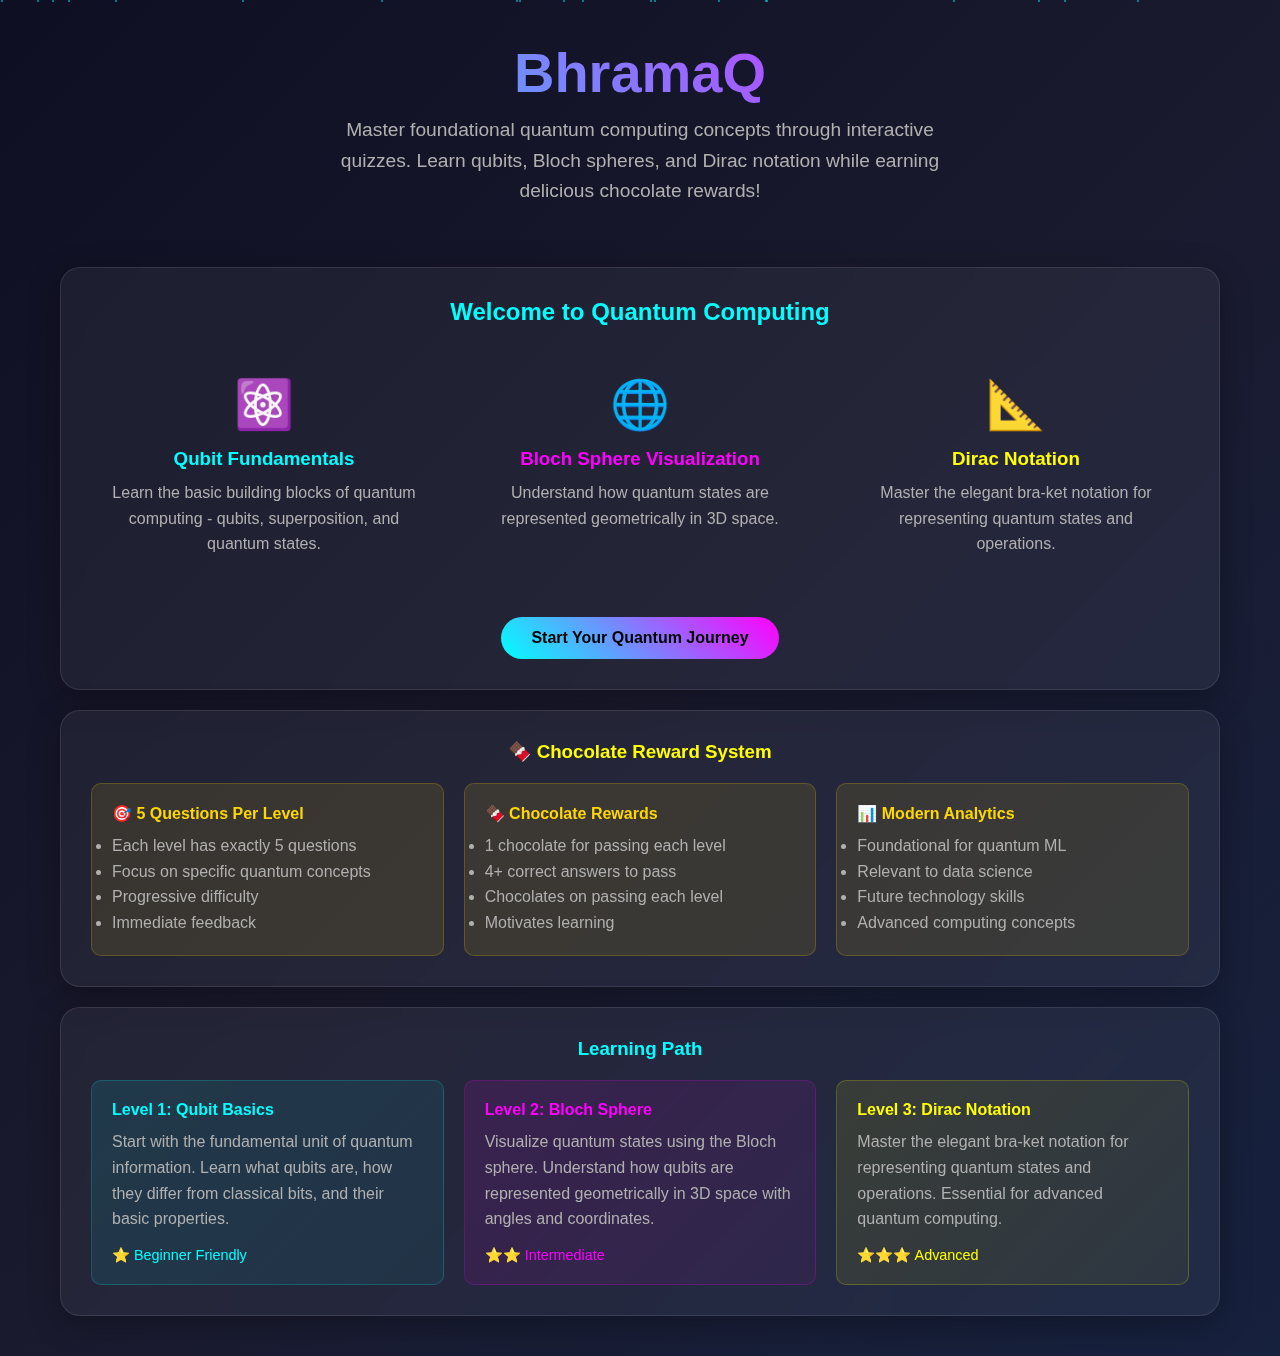
<file: index.html>
<!DOCTYPE html>
<html lang="en">
<head>
    <meta charset="UTF-8">
    <meta name="viewport" content="width=device-width, initial-scale=1.0">
    <title>Quantum Quiz - Master Quantum Computing Concepts</title>
    <link rel="stylesheet" href="static/style.css">
</head>
<body>
    <!-- Quantum Background Animation -->
    <div class="quantum-bg" id="quantumBg"></div>
    
    <div class="container">
        <div class="header fade-in">
            <h1>BhramaQ</h1>
            <p>Master foundational quantum computing concepts through interactive quizzes. Learn qubits, Bloch spheres, and Dirac notation while earning delicious chocolate rewards!</p>
        </div>
        
        <div class="card fade-in">
            <h2 style="text-align: center; color: #00ffff; margin-bottom: 20px;">Welcome to Quantum Computing</h2>
            
            <div style="display: grid; grid-template-columns: repeat(auto-fit, minmax(300px, 1fr)); gap: 30px; margin: 30px 0;">
                <div style="text-align: center; padding: 20px;">
                    <div style="font-size: 3rem; margin-bottom: 15px;">⚛️</div>
                    <h3 style="color: #00ffff; margin-bottom: 10px;">Qubit Fundamentals</h3>
                    <p style="color: #b0b0b0; line-height: 1.6;">Learn the basic building blocks of quantum computing - qubits, superposition, and quantum states.</p>
                </div>
                
                <div style="text-align: center; padding: 20px;">
                    <div style="font-size: 3rem; margin-bottom: 15px;">🌐</div>
                    <h3 style="color: #ff00ff; margin-bottom: 10px;">Bloch Sphere Visualization</h3>
                    <p style="color: #b0b0b0; line-height: 1.6;">Understand how quantum states are represented geometrically in 3D space.</p>
                </div>
                
                <div style="text-align: center; padding: 20px;">
                    <div style="font-size: 3rem; margin-bottom: 15px;">📐</div>
                    <h3 style="color: #ffff00; margin-bottom: 10px;">Dirac Notation</h3>
                    <p style="color: #b0b0b0; line-height: 1.6;">Master the elegant bra-ket notation for representing quantum states and operations.</p>
                </div>
            </div>
            
            <div style="text-align: center; margin-top: 40px;">
                <a href="level.html" class="btn">Start Your Quantum Journey</a>
            </div>
        </div>
        
        <div class="card fade-in">
            <h3 style="color: #ffff00; margin-bottom: 20px; text-align: center;">🍫 Chocolate Reward System</h3>
            
            <div style="display: grid; grid-template-columns: repeat(auto-fit, minmax(250px, 1fr)); gap: 20px;">
                <div style="background: rgba(255, 215, 0, 0.1); padding: 20px; border-radius: 10px; border: 1px solid rgba(255, 215, 0, 0.2);">
                    <h4 style="color: #ffd700; margin-bottom: 10px;">🎯 5 Questions Per Level</h4>
                    <ul style="color: #b0b0b0; line-height: 1.6; text-align: left;">
                        <li>Each level has exactly 5 questions</li>
                        <li>Focus on specific quantum concepts</li>
                        <li>Progressive difficulty</li>
                        <li>Immediate feedback</li>
                    </ul>
                </div>
                
                <div style="background: rgba(255, 215, 0, 0.1); padding: 20px; border-radius: 10px; border: 1px solid rgba(255, 215, 0, 0.2);">
                    <h4 style="color: #ffd700; margin-bottom: 10px;">🍫 Chocolate Rewards</h4>
                    <ul style="color: #b0b0b0; line-height: 1.6; text-align: left;">
                        <li>1 chocolate for passing each level</li>
                        <li>4+ correct answers to pass</li>
                        <li>Chocolates on passing each level</li>
                        <li>Motivates learning</li>
                    </ul>
                </div>
                
                <div style="background: rgba(255, 215, 0, 0.1); padding: 20px; border-radius: 10px; border: 1px solid rgba(255, 215, 0, 0.2);">
                    <h4 style="color: #ffd700; margin-bottom: 10px;">📊 Modern Analytics</h4>
                    <ul style="color: #b0b0b0; line-height: 1.6; text-align: left;">
                        <li>Foundational for quantum ML</li>
                        <li>Relevant to data science</li>
                        <li>Future technology skills</li>
                        <li>Advanced computing concepts</li>
                    </ul>
                </div>
            </div>
        </div>
        
        <div class="card fade-in">
            <h3 style="color: #00ffff; margin-bottom: 20px; text-align: center;">Learning Path</h3>
            
            <div style="display: grid; grid-template-columns: repeat(auto-fit, minmax(300px, 1fr)); gap: 20px;">
                <div style="background: linear-gradient(135deg, rgba(0, 255, 255, 0.1), rgba(0, 255, 255, 0.05)); padding: 20px; border-radius: 10px; border: 1px solid rgba(0, 255, 255, 0.2);">
                    <h4 style="color: #00ffff; margin-bottom: 10px;">Level 1: Qubit Basics</h4>
                    <p style="color: #b0b0b0; line-height: 1.6; margin-bottom: 15px;">Start with the fundamental unit of quantum information. Learn what qubits are, how they differ from classical bits, and their basic properties.</p>
                    <div style="color: #00ffff; font-size: 0.9rem;">⭐ Beginner Friendly</div>
                </div>
                
                <div style="background: linear-gradient(135deg, rgba(255, 0, 255, 0.1), rgba(255, 0, 255, 0.05)); padding: 20px; border-radius: 10px; border: 1px solid rgba(255, 0, 255, 0.2);">
                    <h4 style="color: #ff00ff; margin-bottom: 10px;">Level 2: Bloch Sphere</h4>
                    <p style="color: #b0b0b0; line-height: 1.6; margin-bottom: 15px;">Visualize quantum states using the Bloch sphere. Understand how qubits are represented geometrically in 3D space with angles and coordinates.</p>
                    <div style="color: #ff00ff; font-size: 0.9rem;">⭐⭐ Intermediate</div>
                </div>
                
                <div style="background: linear-gradient(135deg, rgba(255, 255, 0, 0.1), rgba(255, 255, 0, 0.05)); padding: 20px; border-radius: 10px; border: 1px solid rgba(255, 255, 0, 0.2);">
                    <h4 style="color: #ffff00; margin-bottom: 10px;">Level 3: Dirac Notation</h4>
                    <p style="color: #b0b0b0; line-height: 1.6; margin-bottom: 15px;">Master the elegant bra-ket notation for representing quantum states and operations. Essential for advanced quantum computing.</p>
                    <div style="color: #ffff00; font-size: 0.9rem;">⭐⭐⭐ Advanced</div>
                </div>
            </div>
        </div>
    </div>
    
    <script>
        // Create quantum particle animation
        function createQuantumParticles() {
            const quantumBg = document.getElementById('quantumBg');
            const particleCount = 20;
            
            for (let i = 0; i < particleCount; i++) {
                const particle = document.createElement('div');
                particle.className = 'quantum-particle';
                particle.style.left = Math.random() * 100 + '%';
                particle.style.animationDelay = Math.random() * 8 + 's';
                particle.style.animationDuration = (Math.random() * 4 + 6) + 's';
                quantumBg.appendChild(particle);
            }
        }
        
        // Initialize particles when page loads
        document.addEventListener('DOMContentLoaded', function() {
            createQuantumParticles();
            
            // Reset progress when returning to home
            localStorage.removeItem('quizProgress');
            localStorage.removeItem('levelsPassed');
            
            // Add fade-in animation to cards
            const cards = document.querySelectorAll('.card');
            cards.forEach((card, index) => {
                card.style.animationDelay = (index * 0.2) + 's';
            });
        });
    </script>
</body>
</html>
</file>
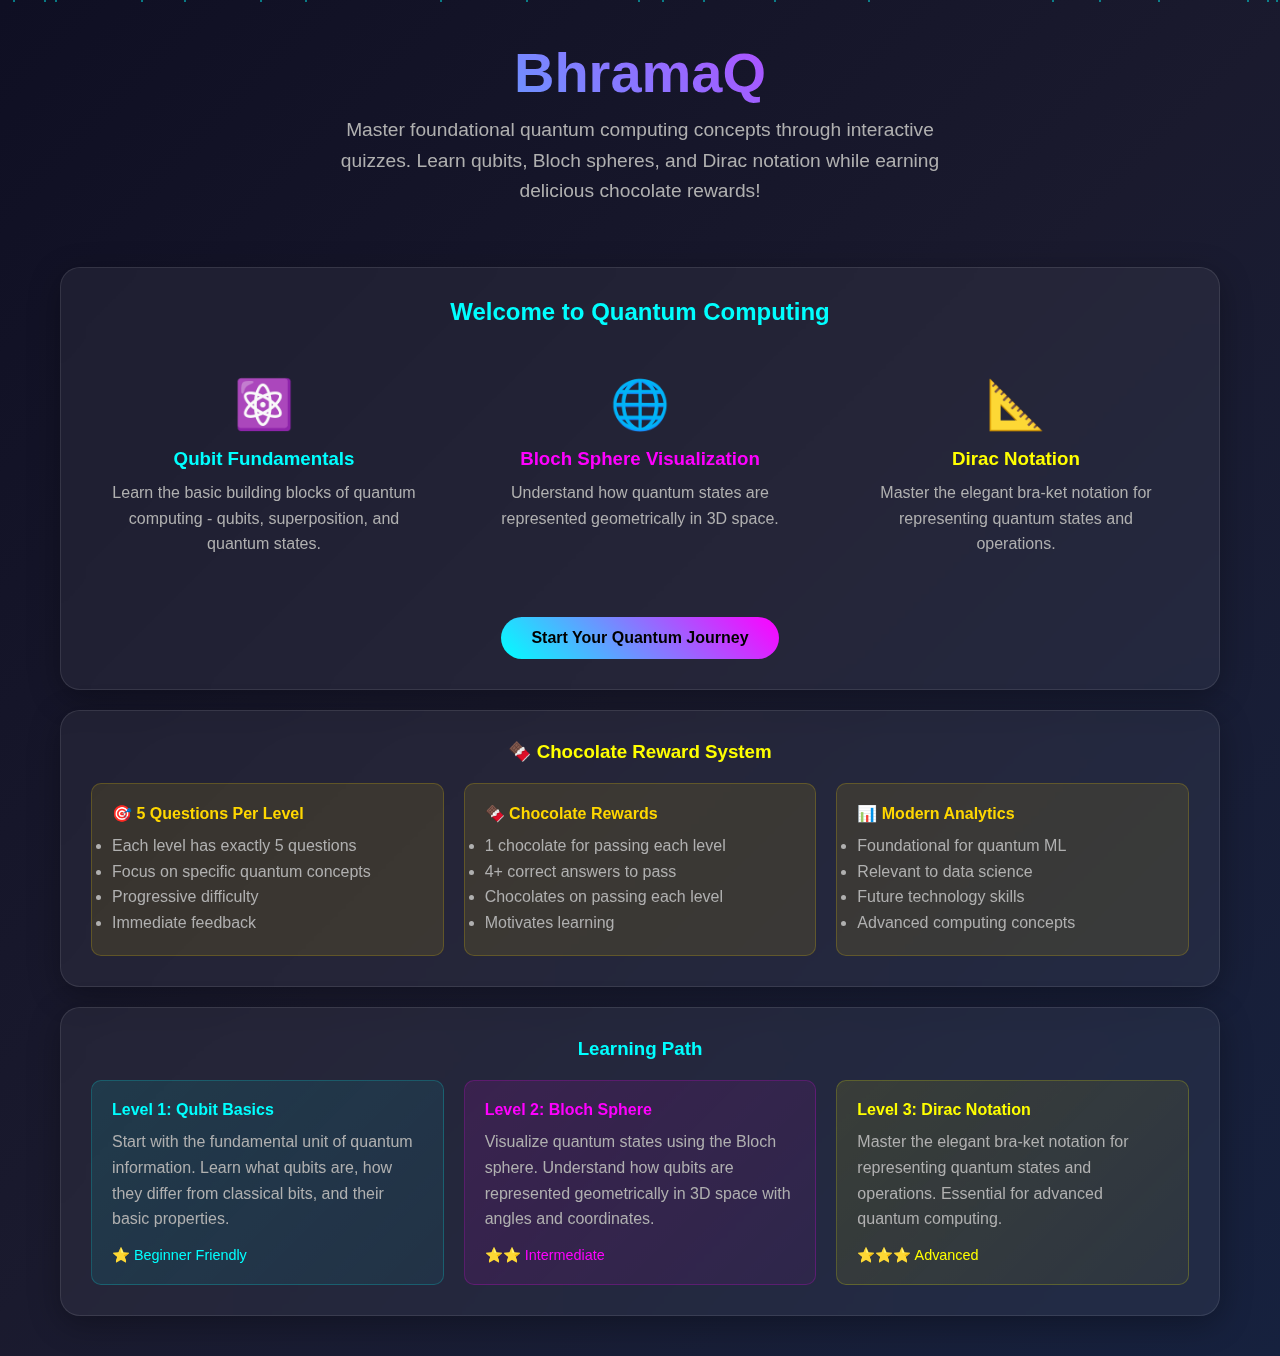
<file: completed.html>
<!DOCTYPE html>
<html lang="en">
<head>
    <meta charset="UTF-8">
    <meta name="viewport" content="width=device-width, initial-scale=1.0">
    <title>Quiz Completed - Quantum Quiz</title>
    <link rel="stylesheet" href="static/style.css">
    <style>
        .quantum-badge {
            display: inline-block;
            padding: 18px 40px;
            font-size: 2rem;
            font-weight: bold;
            color: #fff;
            background: linear-gradient(90deg, #00ffff, #ff00ff, #ffff00, #00ffff);
            background-size: 400% 400%;
            border-radius: 40px;
            box-shadow: 0 0 40px #00ffff99, 0 0 80px #ff00ff44;
            margin: 30px 0 20px 0;
            animation: badgeGlow 3s ease-in-out infinite alternate, badgeGradient 8s linear infinite;
            letter-spacing: 2px;
        }
        .all-levels-completed-message {
            font-size: 2.8rem;
            font-weight: 900;
            color: #fff;
            background: linear-gradient(90deg, #00ffff, #ff00ff, #ffff00, #00ffff);
            background-size: 400% 400%;
            -webkit-background-clip: text;
            -webkit-text-fill-color: transparent;
            background-clip: text;
            text-align: center;
            margin: 40px 0 20px 0;
            animation: badgeGradient 8s linear infinite;
            text-shadow: 0 0 40px #00ffff99, 0 0 80px #ff00ff44;
        }
        .collect-reward {
            font-size: 2rem;
            color: #ffd700;
            text-align: center;
            margin: 20px 0 40px 0;
            font-weight: bold;
            animation: pulse 1.5s infinite alternate;
        }
        @keyframes badgeGlow {
            0% { box-shadow: 0 0 40px #00ffff99, 0 0 80px #ff00ff44; }
            100% { box-shadow: 0 0 80px #ffff0099, 0 0 120px #00ffff44; }
        }
        @keyframes badgeGradient {
            0% { background-position: 0% 50%; }
            100% { background-position: 100% 50%; }
        }
        @keyframes pulse {
            0% { color: #ffd700; text-shadow: 0 0 10px #ffd700, 0 0 40px #ff00ff44; }
            100% { color: #fff700; text-shadow: 0 0 40px #ffd700, 0 0 80px #00ffff44; }
        }
        .confetti {
            position: fixed;
            top: 0; left: 0; width: 100vw; height: 100vh;
            pointer-events: none;
            z-index: 9999;
        }
    </style>
</head>
<body>
    <!-- Quantum Background Animation -->
    <div class="quantum-bg" id="quantumBg"></div>
    <canvas class="confetti" id="confettiCanvas"></canvas>
    
    <div class="container">
        <div class="results-container fade-in">
            <h1 style="margin-bottom: 30px;">Quiz Completed!</h1>
            
            <div class="score-display" id="scoreDisplay">
                0/0
            </div>
            
            <div class="percentage" id="percentageDisplay">
                0%
            </div>
            
            <div class="feedback" id="feedbackMessage">
                Loading results...
            </div>
            
            <div class="card" id="chocolateReward" style="margin-top: 30px; background: linear-gradient(135deg, rgba(255, 215, 0, 0.1), rgba(255, 165, 0, 0.1)); border: 2px solid #ffd700; display: none;">
                <h3 style="text-align: center; color: #ffd700; margin-bottom: 20px;">🍫 Chocolate Reward Earned!</h3>
                <div style="text-align: center; font-size: 3rem; margin: 20px 0;">🍫</div>
                <p style="text-align: center; color: #b0b0b0; font-size: 1.1rem;">You earned <strong style="color: #ffd700;">1 chocolate</strong> for passing this level!</p>
            </div>
            
            <div class="card" id="performanceBreakdown" style="margin-top: 40px;">
                <h3 style="text-align: center; color: #00ffff; margin-bottom: 20px;">Your Performance Breakdown</h3>
                <div style="display: grid; grid-template-columns: repeat(auto-fit, minmax(200px, 1fr)); gap: 20px; text-align: center;">
                    <div>
                        <div style="font-size: 2rem; margin-bottom: 10px;">✅</div>
                        <h4 style="color: #00ff00; margin-bottom: 5px;">Correct Answers</h4>
                        <p style="color: #b0b0b0; font-size: 1.5rem; font-weight: bold;" id="correctAnswers">0</p>
                    </div>
                    <div>
                        <div style="font-size: 2rem; margin-bottom: 10px;">❌</div>
                        <h4 style="color: #ff0000; margin-bottom: 5px;">Incorrect Answers</h4>
                        <p style="color: #b0b0b0; font-size: 1.5rem; font-weight: bold;" id="incorrectAnswers">0</p>
                    </div>
                    <div>
                        <div style="font-size: 2rem; margin-bottom: 10px;">📊</div>
                        <h4 style="color: #00ffff; margin-bottom: 5px;">Success Rate</h4>
                        <p style="color: #b0b0b0; font-size: 1.5rem; font-weight: bold;" id="successRate">0%</p>
                    </div>
                    <div>
                        <div style="font-size: 2rem; margin-bottom: 10px;">🎯</div>
                        <h4 style="color: #ffff00; margin-bottom: 5px;">Passing Status</h4>
                        <p style="color: #b0b0b0; font-size: 1.5rem; font-weight: bold;" id="passingStatus">
                            <span style="color: #ff0000;">NEEDS 4/5</span>
                        </p>
                    </div>
                </div>
            </div>
            
            <div class="nav-buttons" id="nextLevelButtons" style="margin-top: 40px; display: none;">
                <!-- Buttons will be added dynamically -->
            </div>
            
            <div style="text-align: center; margin-top: 50px; display: none;" id="allLevelsCompleted">
                <div class="all-levels-completed-message">🎉 You have completed <br>ALL LEVELS! 🎉</div>
                <div class="collect-reward">Please collect your reward!!</div>
                <div class="quantum-badge">Quantum Master!</div>
                <div style="font-size: 1.3rem; color: #00ff99; margin-top: 20px;">You have successfully completed all levels.<br>You're a true quantum whiz! 🚀</div>
            </div>
            
            <div class="card" style="margin-top: 30px;">
                <h3 style="text-align: center; color: #00ffff; margin-bottom: 20px;">Scoring System</h3>
                <div style="text-align: center; color: #b0b0b0; line-height: 1.6;">
                    <p><strong>Live Scoring:</strong> +1 point for correct answers, 0 for incorrect answers.</p>
                    <p><strong>Extra Questions:</strong> Up to 3 additional questions if you haven't reached 4 points after the first 5 questions.</p>
                    <p><strong>Chocolate Reward:</strong> 1 chocolate per level when you pass (4+ correct answers).</p>
                </div>
            </div>
            
            <div class="card" style="margin-top: 30px;">
                <h3 style="text-align: center; color: #00ffff; margin-bottom: 20px;">Why This Matters</h3>
                <div style="text-align: center; color: #b0b0b0; line-height: 1.6;">
                    <p><strong>Modern Analytics:</strong> These quantum computing concepts are foundational for understanding quantum algorithms and quantum machine learning.</p>
                    <p><strong>Data Science:</strong> Quantum concepts are increasingly relevant in big data processing and advanced analytics.</p>
                    <p><strong>Future Technology:</strong> Understanding qubits, Bloch spheres, and Dirac notation prepares you for the quantum computing revolution.</p>
                </div>
            </div>
            
            <div class="nav-buttons">
                <a href="#" class="btn" id="tryAgainBtn">Try Again</a>
                <a href="level.html" class="btn btn-secondary">Choose Different Level</a>
                <a href="index.html" class="btn btn-secondary">Back to Home</a>
            </div>
        </div>
    </div>
    
    <script>
        // Load and display results
        function loadResults() {
            const results = JSON.parse(localStorage.getItem('quizResults') || '{}');
            const levelsPassed = JSON.parse(localStorage.getItem('levelsPassed') || '[]');
            
            if (!results.score && results.score !== 0) {
                // No results found, redirect to home
                window.location.href = 'index.html';
                return;
            }
            
            // Display results
            document.getElementById('scoreDisplay').textContent = `${results.score}/${results.total}`;
            document.getElementById('percentageDisplay').textContent = `${results.percentage}%`;
            document.getElementById('correctAnswers').textContent = results.score;
            document.getElementById('incorrectAnswers').textContent = results.total - results.score;
            document.getElementById('successRate').textContent = `${results.percentage}%`;
            
            // Update feedback message
            const feedbackDiv = document.getElementById('feedbackMessage');
            if (results.passed) {
                feedbackDiv.className = 'feedback excellent';
                feedbackDiv.textContent = '🎉 Congratulations! You passed and earned 1 chocolate! You have a solid understanding of quantum computing concepts.';
                document.getElementById('passingStatus').innerHTML = '<span style="color: #00ff00;">PASSED</span>';
                
                // Show chocolate reward
                if (!levelsPassed.includes(1) || !levelsPassed.includes(2) || !levelsPassed.includes(3)) {
                    document.getElementById('chocolateReward').style.display = 'block';
                }
            } else {
                feedbackDiv.className = 'feedback needs-improvement';
                feedbackDiv.textContent = '📚 Keep studying! You need at least 4/5 correct to pass. Review the concepts and try again to earn your chocolate.';
                document.getElementById('passingStatus').innerHTML = '<span style="color: #ff0000;">NEEDS 4/5</span>';
            }
            
            // Set up try again button
            document.getElementById('tryAgainBtn').href = `quiz.html?level=${results.levelId}`;
            
            // Check if all levels completed
            const allLevelsCompleted = levelsPassed.includes(1) && levelsPassed.includes(2) && levelsPassed.includes(3);
            if (allLevelsCompleted) {
                document.getElementById('allLevelsCompleted').style.display = 'block';
                document.getElementById('performanceBreakdown').style.display = 'none';
                document.getElementById('chocolateReward').style.display = 'none';
                setTimeout(launchConfetti, 500);
            } else {
                // Show chocolate reward only if passed and not all levels completed
                if (results.passed) {
                    document.getElementById('chocolateReward').style.display = 'block';
                    
                    // Show next level button
                    const nextLevelDiv = document.getElementById('nextLevelButtons');
                    nextLevelDiv.style.display = 'block';
                    
                    if (results.levelId === 1) {
                        nextLevelDiv.innerHTML = '<a href="quiz.html?level=2" class="btn">Proceed to Level 2 &rarr;</a>';
                    } else if (results.levelId === 2) {
                        nextLevelDiv.innerHTML = '<a href="quiz.html?level=3" class="btn">Proceed to Level 3 &rarr;</a>';
                    }
                }
            }
        }
        
        // Quantum confetti for all levels completed
        function launchConfetti() {
            const canvas = document.getElementById('confettiCanvas');
            if (!canvas) return;
            
            const ctx = canvas.getContext('2d');
            canvas.width = window.innerWidth;
            canvas.height = window.innerHeight;
            
            const confettiColors = ['#00ffff', '#ff00ff', '#ffff00', '#00ff99', '#fff'];
            let confetti = [];
            
            for (let i = 0; i < 120; i++) {
                confetti.push({
                    x: Math.random() * canvas.width,
                    y: Math.random() * -canvas.height,
                    r: Math.random() * 8 + 4,
                    d: Math.random() * 40 + 10,
                    color: confettiColors[Math.floor(Math.random() * confettiColors.length)],
                    tilt: Math.random() * 10 - 10,
                    tiltAngleIncremental: (Math.random() * 0.07) + .05,
                    tiltAngle: 0
                });
            }
            
            function draw() {
                ctx.clearRect(0, 0, canvas.width, canvas.height);
                confetti.forEach(c => {
                    ctx.beginPath();
                    ctx.lineWidth = c.r;
                    ctx.strokeStyle = c.color;
                    ctx.moveTo(c.x + c.tilt + (c.r / 3), c.y);
                    ctx.lineTo(c.x + c.tilt, c.y + c.tilt + c.d / 5);
                    ctx.stroke();
                });
                update();
            }
            
            function update() {
                confetti.forEach(c => {
                    c.y += (Math.cos(c.d) + 3 + c.r / 2) / 2;
                    c.x += Math.sin(0.01 * c.d);
                    c.tiltAngle += c.tiltAngleIncremental;
                    c.tilt = Math.sin(c.tiltAngle) * 15;
                    if (c.y > canvas.height) {
                        c.x = Math.random() * canvas.width;
                        c.y = -10;
                    }
                });
            }
            
            function animate() {
                draw();
                requestAnimationFrame(animate);
            }
            
            animate();
        }
        
        // Create quantum particle animation
        function createQuantumParticles() {
            const quantumBg = document.getElementById('quantumBg');
            const particleCount = 12;
            
            for (let i = 0; i < particleCount; i++) {
                const particle = document.createElement('div');
                particle.className = 'quantum-particle';
                particle.style.left = Math.random() * 100 + '%';
                particle.style.animationDelay = Math.random() * 8 + 's';
                particle.style.animationDuration = (Math.random() * 4 + 6) + 's';
                quantumBg.appendChild(particle);
            }
        }
        
        // Initialize particles when page loads
        document.addEventListener('DOMContentLoaded', function() {
            createQuantumParticles();
            loadResults();
        });
    </script>
</body>
</html>
</file>
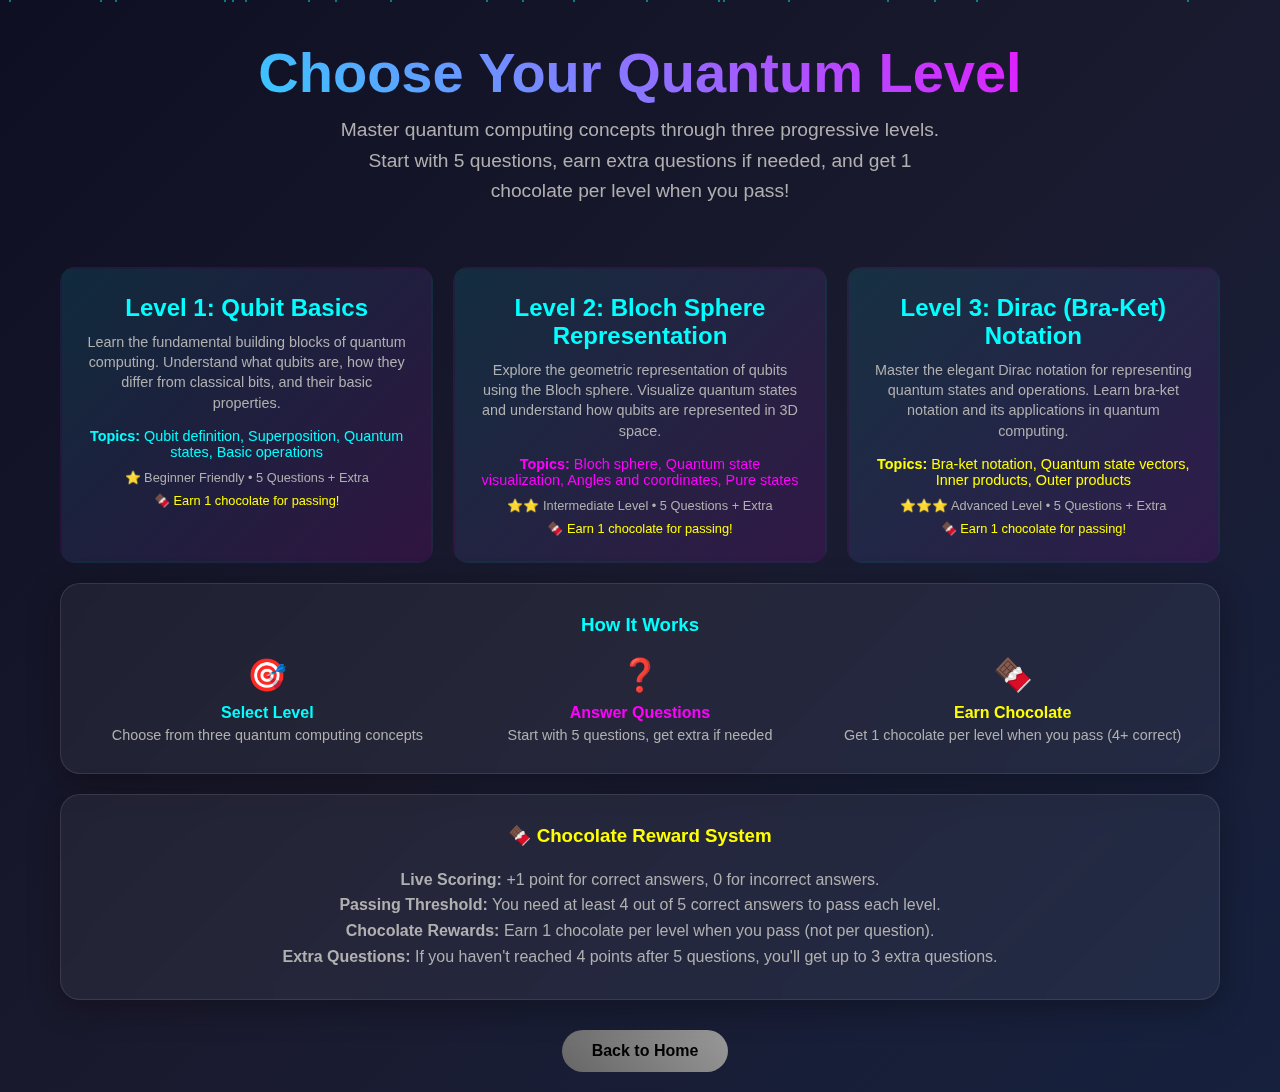
<file: level.html>
<!DOCTYPE html>
<html lang="en">
<head>
    <meta charset="UTF-8">
    <meta name="viewport" content="width=device-width, initial-scale=1.0">
    <title>Choose Your Level - Quantum Quiz</title>
    <link rel="stylesheet" href="static/style.css">
</head>
<body>
    <!-- Quantum Background Animation -->
    <div class="quantum-bg" id="quantumBg"></div>
    
    <div class="container">
        <div class="header fade-in">
            <h1>Choose Your Quantum Level</h1>
            <p>Master quantum computing concepts through three progressive levels. Start with 5 questions, earn extra questions if needed, and get 1 chocolate per level when you pass!</p>
        </div>
        
        <div class="level-grid">
            <div class="level-card fade-in" onclick="startQuiz(1)">
                <h3>Level 1: Qubit Basics</h3>
                <p>Learn the fundamental building blocks of quantum computing. Understand what qubits are, how they differ from classical bits, and their basic properties.</p>
                <div style="margin-top: 15px; font-size: 0.9rem; color: #00ffff;">
                    <strong>Topics:</strong> Qubit definition, Superposition, Quantum states, Basic operations
                </div>
                <div style="margin-top: 10px; font-size: 0.8rem; color: #b0b0b0;">
                    ⭐ Beginner Friendly • 5 Questions + Extra
                </div>
                <div style="margin-top: 8px; font-size: 0.8rem; color: #ffff00;">
                    🍫 Earn 1 chocolate for passing!
                </div>
            </div>
            
            <div class="level-card fade-in" onclick="startQuiz(2)">
                <h3>Level 2: Bloch Sphere Representation</h3>
                <p>Explore the geometric representation of qubits using the Bloch sphere. Visualize quantum states and understand how qubits are represented in 3D space.</p>
                <div style="margin-top: 15px; font-size: 0.9rem; color: #ff00ff;">
                    <strong>Topics:</strong> Bloch sphere, Quantum state visualization, Angles and coordinates, Pure states
                </div>
                <div style="margin-top: 10px; font-size: 0.8rem; color: #b0b0b0;">
                    ⭐⭐ Intermediate Level • 5 Questions + Extra
                </div>
                <div style="margin-top: 8px; font-size: 0.8rem; color: #ffff00;">
                    🍫 Earn 1 chocolate for passing!
                </div>
            </div>
            
            <div class="level-card fade-in" onclick="startQuiz(3)">
                <h3>Level 3: Dirac (Bra-Ket) Notation</h3>
                <p>Master the elegant Dirac notation for representing quantum states and operations. Learn bra-ket notation and its applications in quantum computing.</p>
                <div style="margin-top: 15px; font-size: 0.9rem; color: #ffff00;">
                    <strong>Topics:</strong> Bra-ket notation, Quantum state vectors, Inner products, Outer products
                </div>
                <div style="margin-top: 10px; font-size: 0.8rem; color: #b0b0b0;">
                    ⭐⭐⭐ Advanced Level • 5 Questions + Extra
                </div>
                <div style="margin-top: 8px; font-size: 0.8rem; color: #ffff00;">
                    🍫 Earn 1 chocolate for passing!
                </div>
            </div>
        </div>
        
        <div class="card fade-in">
            <h3 style="text-align: center; color: #00ffff; margin-bottom: 20px;">How It Works</h3>
            <div style="display: grid; grid-template-columns: repeat(auto-fit, minmax(200px, 1fr)); gap: 20px; text-align: center;">
                <div>
                    <div style="font-size: 2rem; margin-bottom: 10px;">🎯</div>
                    <h4 style="color: #00ffff; margin-bottom: 5px;">Select Level</h4>
                    <p style="color: #b0b0b0; font-size: 0.9rem;">Choose from three quantum computing concepts</p>
                </div>
                <div>
                    <div style="font-size: 2rem; margin-bottom: 10px;">❓</div>
                    <h4 style="color: #ff00ff; margin-bottom: 5px;">Answer Questions</h4>
                    <p style="color: #b0b0b0; font-size: 0.9rem;">Start with 5 questions, get extra if needed</p>
                </div>
                <div>
                    <div style="font-size: 2rem; margin-bottom: 10px;">🍫</div>
                    <h4 style="color: #ffff00; margin-bottom: 5px;">Earn Chocolate</h4>
                    <p style="color: #b0b0b0; font-size: 0.9rem;">Get 1 chocolate per level when you pass (4+ correct)</p>
                </div>
            </div>
        </div>
        
        <div class="card fade-in">
            <h3 style="text-align: center; color: #ffff00; margin-bottom: 20px;">🍫 Chocolate Reward System</h3>
            <div style="text-align: center; color: #b0b0b0; line-height: 1.6;">
                <p><strong>Live Scoring:</strong> +1 point for correct answers, 0 for incorrect answers.</p>
                <p><strong>Passing Threshold:</strong> You need at least 4 out of 5 correct answers to pass each level.</p>
                <p><strong>Chocolate Rewards:</strong> Earn 1 chocolate per level when you pass (not per question).</p>
                <p><strong>Extra Questions:</strong> If you haven't reached 4 points after 5 questions, you'll get up to 3 extra questions.</p>
            </div>
        </div>
        
        <div class="nav-buttons">
            <a href="index.html" class="btn btn-secondary">Back to Home</a>
        </div>
    </div>
    
    <script>
        // Create quantum particle animation
        function createQuantumParticles() {
            const quantumBg = document.getElementById('quantumBg');
            const particleCount = 20;
            
            for (let i = 0; i < particleCount; i++) {
                const particle = document.createElement('div');
                particle.className = 'quantum-particle';
                particle.style.left = Math.random() * 100 + '%';
                particle.style.animationDelay = Math.random() * 8 + 's';
                particle.style.animationDuration = (Math.random() * 4 + 6) + 's';
                quantumBg.appendChild(particle);
            }
        }
        
        // Start quiz function
        function startQuiz(levelId) {
            window.location.href = `quiz.html?level=${levelId}`;
        }
        
        // Initialize particles when page loads
        document.addEventListener('DOMContentLoaded', function() {
            createQuantumParticles();
            
            // Add fade-in animation to cards
            const cards = document.querySelectorAll('.level-card');
            cards.forEach((card, index) => {
                card.style.animationDelay = (index * 0.3) + 's';
            });
        });
    </script>
</body>
</html>
</file>
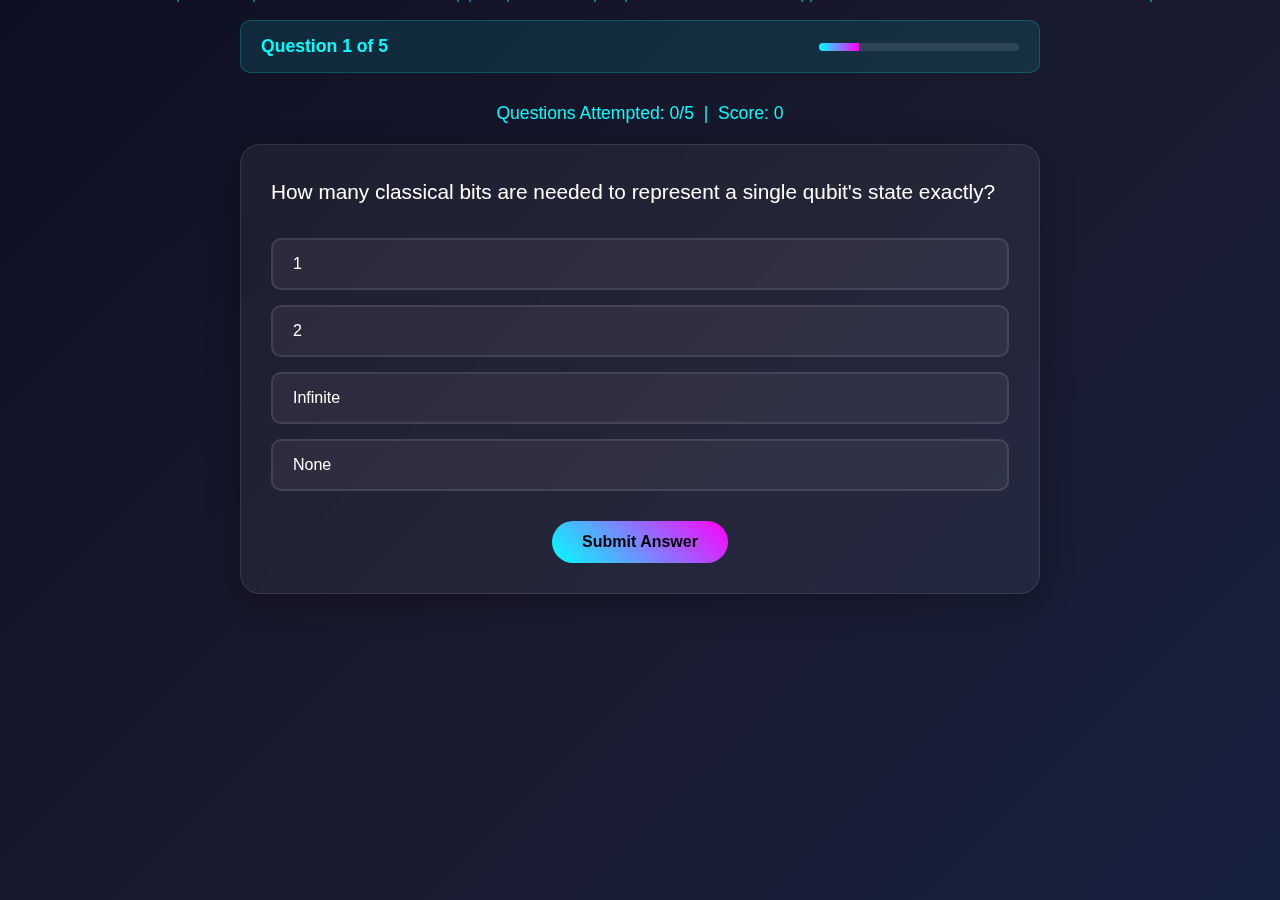
<file: quiz.html>
<!DOCTYPE html>
<html lang="en">
<head>
    <meta charset="UTF-8">
    <meta name="viewport" content="width=device-width, initial-scale=1.0">
    <title>Quantum Quiz</title>
    <link rel="stylesheet" href="static/style.css">
</head>
<body>
    <!-- Quantum Background Animation -->
    <div class="quantum-bg" id="quantumBg"></div>
    
    <div class="container">
        <div class="quiz-container">
            <div class="question-header">
                <div class="question-number">
                    Question <span id="questionNumber">1</span> of <span id="totalQuestions">5</span>
                </div>
                <div class="progress-bar">
                    <div class="progress-fill" id="progressFill" style="width: 20%"></div>
                </div>
            </div>
            
            <!-- Simple Attempted/Score Display -->
            <div style="text-align:center; margin-bottom: 20px; color: #00ffff; font-size: 1.1rem;">
                Questions Attempted: <span id="attemptedCount">0</span>/<span id="totalQuestions2">5</span>
                &nbsp;|&nbsp;
                Score: <span id="currentScore">0</span>
            </div>
            
            <div class="card">
                <div class="question-text" id="questionText">
                    Loading question...
                </div>
                
                <div class="options-container" id="optionsContainer">
                    <!-- Options will be loaded dynamically -->
                </div>
                
                <div style="text-align: center; margin-top: 30px;">
                    <button class="btn" id="submitBtn" onclick="submitAnswer()" disabled>
                        Submit Answer
                    </button>
                </div>
            </div>
            
            <!-- Result message area -->
            <div id="resultMessage" style="display: none; text-align: center; margin-top: 20px; padding: 15px; border-radius: 10px;"></div>
        </div>
    </div>
    
    <script>
        let questions = {};
        let selectedAnswer = null;
        let isAnswered = false;
        let currentScore = 0;
        let attemptedCount = 0;
        let currentQuestionIndex = 0;
        let currentQuestions = [];
        let allQuestions = [];
        let levelId = 1;
        let extraQuestionsUsed = 0;
        
        // Embed questions directly to avoid CORS issues
        function loadQuestions() {
            // Questions data embedded directly
            questions = {
  "level_1": [
        {
          "question": "What is a qubit?",
          "options": ["A classical bit", "A data structure", "A quantum bit that can be 0, 1, or both", "An optical illusion"],
          "correct_answer": "A quantum bit that can be 0, 1, or both"
        },
        {
          "question": "What is the fundamental difference between a qubit and a classical bit?",
          "options": ["Qubits can hold multiple values at once", "Qubits are larger", "Classical bits use light", "Qubits are slower"],
          "correct_answer": "Qubits can hold multiple values at once"
        },
        {
          "question": "What is superposition in quantum computing?",
          "options": ["The ability to hold only one value", "The position of the bit in memory", "The ability to be in multiple states simultaneously", "None of the above"],
          "correct_answer": "The ability to be in multiple states simultaneously"
        },
        {
          "question": "How many classical bits are needed to represent a single qubit's state exactly?",
          "options": ["1", "2", "Infinite", "None"],
          "correct_answer": "Infinite"
        },
        {
          "question": "Which of the following represents a valid qubit state?",
          "options": ["Only 0", "Only 1", "A linear combination of 0 and 1", "Negative one"],
          "correct_answer": "A linear combination of 0 and 1"
        },
        {
          "question": "What is the measurement outcome of a qubit in superposition?",
          "options": ["Both 0 and 1 at once", "Only 0", "Either 0 or 1 probabilistically", "None of the above"],
          "correct_answer": "Either 0 or 1 probabilistically"
        },
        {
          "question": "Which of the following gates is unique to quantum computing?",
          "options": ["AND gate", "OR gate", "XOR gate", "Hadamard gate"],
          "correct_answer": "Hadamard gate"
        },
        {
          "question": "What does a quantum gate do?",
          "options": ["Transfers data to memory", "Flips classical bits", "Manipulates qubit states", "Sends data to CPU"],
          "correct_answer": "Manipulates qubit states"
        },
        {
          "question": "What is the maximum number of distinguishable states for 1 qubit?",
          "options": ["1", "2", "Infinite", "Depends on measurement"],
          "correct_answer": "2"
        },
        {
          "question": "What are the standard basis states for a qubit?",
          "options": ["|A⟩ and |B⟩", "|0⟩ and |1⟩", "True and False", "Open and Close"],
          "correct_answer": "|0⟩ and |1⟩"
        }
      ],
  "level_2": [
        {
          "question": "What does the Bloch sphere represent?",
          "options": ["Classical bit states", "Quantum superposition states", "Computer memory", "Network topology"],
          "correct_answer": "Quantum superposition states"
        },
        {
          "question": "On a Bloch sphere, where are the |0⟩ and |1⟩ states located?",
          "options": ["North and South poles", "East and West poles", "On the equator", "At the center"],
          "correct_answer": "North and South poles"
        },
        {
          "question": "What do points on the Bloch sphere equator represent?",
          "options": ["Pure |0⟩ or |1⟩ states", "Mixed states", "Equal superposition states", "Entangled states"],
          "correct_answer": "Equal superposition states"
        },
        {
          "question": "What is the significance of the angle θ (theta) in Bloch sphere coordinates?",
          "options": ["It determines the phase", "It determines the probability amplitudes", "It has no significance", "It determines entanglement"],
          "correct_answer": "It determines the probability amplitudes"
        },
        {
          "question": "What is the significance of the angle φ (phi) in Bloch sphere coordinates?",
          "options": ["It determines probability amplitudes", "It determines the phase", "It determines measurement outcome", "It has no significance"],
          "correct_answer": "It determines the phase"
        },
        {
          "question": "What state is represented at coordinates (θ=π/2, φ=0) on the Bloch sphere?",
          "options": ["|0⟩", "|1⟩", "|+⟩ = (|0⟩ + |1⟩)/√2", "|-⟩ = (|0⟩ - |1⟩)/√2"],
          "correct_answer": "|+⟩ = (|0⟩ + |1⟩)/√2"
        },
        {
          "question": "What state is represented at coordinates (θ=π/2, φ=π) on the Bloch sphere?",
          "options": ["|0⟩", "|1⟩", "|+⟩ = (|0⟩ + |1⟩)/√2", "|-⟩ = (|0⟩ - |1⟩)/√2"],
          "correct_answer": "|-⟩ = (|0⟩ - |1⟩)/√2"
        },
        {
          "question": "What happens to a qubit state when it moves around the Bloch sphere?",
          "options": ["It changes measurement probabilities", "It becomes entangled", "It gets destroyed", "Nothing changes"],
          "correct_answer": "It changes measurement probabilities"
        },
        {
          "question": "Can mixed quantum states be represented on the Bloch sphere surface?",
          "options": ["Yes, on the surface", "No, only inside the sphere", "Only at the poles", "Only on the equator"],
          "correct_answer": "No, only inside the sphere"
        },
        {
          "question": "What geometric transformation represents a quantum gate operation on the Bloch sphere?",
          "options": ["Translation", "Scaling", "Rotation", "Reflection only"],
          "correct_answer": "Rotation"
        }
      ],
  "level_3": [
        {
          "question": "What does the notation |ψ⟩ represent in Dirac notation?",
          "options": ["A classical state", "A ket (quantum state vector)", "A probability", "A measurement"],
          "correct_answer": "A ket (quantum state vector)"
        },
        {
          "question": "What does the notation ⟨φ| represent in Dirac notation?",
          "options": ["A ket", "A bra (complex conjugate transpose)", "A measurement", "An operator"],
          "correct_answer": "A bra (complex conjugate transpose)"
        },
        {
          "question": "What does the inner product ⟨φ|ψ⟩ represent?",
          "options": ["The probability amplitude", "The energy", "The momentum", "The position"],
          "correct_answer": "The probability amplitude"
        },
        {
          "question": "What is |⟨φ|ψ⟩|² in quantum mechanics?",
          "options": ["The energy", "The transition probability", "The momentum", "The position"],
          "correct_answer": "The transition probability"
        },
        {
          "question": "What does the outer product |ψ⟩⟨φ| represent?",
          "options": ["A scalar", "A vector", "An operator/matrix", "A probability"],
          "correct_answer": "An operator/matrix"
        },
        {
          "question": "How is the |+⟩ state written in terms of computational basis states?",
          "options": ["|0⟩ + |1⟩", "(|0⟩ + |1⟩)/√2", "|0⟩ - |1⟩", "(|0⟩ - |1⟩)/√2"],
          "correct_answer": "(|0⟩ + |1⟩)/√2"
        },
        {
          "question": "How is the |-⟩ state written in terms of computational basis states?",
          "options": ["|0⟩ + |1⟩", "(|0⟩ + |1⟩)/√2", "|0⟩ - |1⟩", "(|0⟩ - |1⟩)/√2"],
          "correct_answer": "(|0⟩ - |1⟩)/√2"
        },
        {
          "question": "What is the result of ⟨0|0⟩?",
          "options": ["0", "1", "1/√2", "Undefined"],
          "correct_answer": "1"
        },
        {
          "question": "What is the result of ⟨0|1⟩?",
          "options": ["0", "1", "1/√2", "Undefined"],
          "correct_answer": "0"
        },
        {
          "question": "What does the expectation value ⟨ψ|A|ψ⟩ represent?",
          "options": ["The eigenvalue", "The average measurement result", "The probability", "The wavefunction"],
          "correct_answer": "The average measurement result"
        }
      ]
};
            return questions;
        }
        
        // Get level from URL parameter
        function getLevelFromURL() {
            const urlParams = new URLSearchParams(window.location.search);
            return parseInt(urlParams.get('level')) || 1;
        }
        
        // Initialize quiz
        function initQuiz() {
            loadQuestions();
            levelId = getLevelFromURL();
            
            const levelQuestions = questions[`level_${levelId}`] || [];
            if (levelQuestions.length === 0) {
                document.getElementById('questionText').textContent = 'No questions available for this level.';
                return;
            }
            
            // Shuffle and select up to 8 questions (5 main + 3 extra)
            allQuestions = shuffleArray([...levelQuestions]).slice(0, Math.min(levelQuestions.length, 8));
            currentQuestions = allQuestions.slice(0, 5);
            
            // Update title
            document.title = `Quantum Quiz - Level ${levelId}`;
            
            // Display first question
            displayCurrentQuestion();
        }
        
        // Shuffle array function
        function shuffleArray(array) {
            for (let i = array.length - 1; i > 0; i--) {
                const j = Math.floor(Math.random() * (i + 1));
                [array[i], array[j]] = [array[j], array[i]];
            }
            return array;
        }
        
        // Display current question
        function displayCurrentQuestion() {
            if (currentQuestionIndex >= currentQuestions.length) {
                endQuiz();
                return;
            }
            
            const question = currentQuestions[currentQuestionIndex];
            document.getElementById('questionText').textContent = question.question;
            
            // Clear and populate options
            const optionsContainer = document.getElementById('optionsContainer');
            optionsContainer.innerHTML = '';
            
            question.options.forEach(option => {
                const optionElement = document.createElement('div');
                optionElement.className = 'option';
                optionElement.dataset.answer = option;
                optionElement.textContent = option;
                optionElement.onclick = () => selectOption(optionElement);
                optionsContainer.appendChild(optionElement);
            });
            
            // Update progress
            updateProgress();
            
            // Reset state
            selectedAnswer = null;
            isAnswered = false;
            document.getElementById('submitBtn').disabled = true;
            document.getElementById('resultMessage').style.display = 'none';
        }
        
        // Update progress display
        function updateProgress() {
            const questionNumber = currentQuestionIndex + 1;
            const totalQuestions = currentQuestions.length;
            
            document.getElementById('questionNumber').textContent = questionNumber;
            document.getElementById('totalQuestions').textContent = totalQuestions;
            document.getElementById('totalQuestions2').textContent = totalQuestions;
            document.getElementById('attemptedCount').textContent = currentQuestionIndex; // Flask shows currentQuestionIndex not attemptedCount
            document.getElementById('currentScore').textContent = currentScore;
            
            const progressPercentage = (questionNumber / totalQuestions) * 100;
            document.getElementById('progressFill').style.width = progressPercentage + '%';
        }
        
        // Select option
        function selectOption(element) {
            if (isAnswered) return;
            
            // Remove previous selection
            document.querySelectorAll('.option').forEach(opt => {
                opt.classList.remove('selected');
            });
            
            // Select new option
            element.classList.add('selected');
            selectedAnswer = element.dataset.answer;
            document.getElementById('submitBtn').disabled = false;
        }
        
        // Submit answer
        function submitAnswer() {
            if (!selectedAnswer || isAnswered) return;
            
            isAnswered = true;
            attemptedCount++;
            document.getElementById('submitBtn').disabled = true;
            
            const currentQuestion = currentQuestions[currentQuestionIndex];
            const correctAnswer = currentQuestion.correct_answer;
            const isCorrect = selectedAnswer === correctAnswer;
            
            if (isCorrect) {
                currentScore++;
            }
            
            // Show result
            showResult(isCorrect, correctAnswer);
            
            // Move to next question after delay
            setTimeout(() => {
                currentQuestionIndex++;
                
                // Flask logic: If after 5 questions, score < 4 and extra questions remain, add up to 3 extra
                if (currentQuestionIndex >= 5 && currentScore < 4 && extraQuestionsUsed < 3) {
                    const nextExtraIndex = 5 + extraQuestionsUsed;
                    if (nextExtraIndex < allQuestions.length) {
                        currentQuestions.push(allQuestions[nextExtraIndex]);
                        extraQuestionsUsed++;
                    }
                }
                
                // Quiz ends if:
                // - User has 4 or more points (pass)
                // - All possible questions (max 8) have been attempted
                let quizDone = false;
                if (currentScore >= 4) {
                    quizDone = true;
                } else if (currentQuestionIndex >= currentQuestions.length) {
                    quizDone = true;
                }
                
                if (quizDone) {
                    endQuiz();
                } else {
                    displayCurrentQuestion();
                }
            }, 2000);
        }
        
        // Show result of current answer
        function showResult(isCorrect, correctAnswer) {
            const resultDiv = document.getElementById('resultMessage');
            resultDiv.style.display = 'block';
            
            if (isCorrect) {
                resultDiv.innerHTML = '✅ Correct! +1 point';
                resultDiv.style.background = 'rgba(0, 255, 0, 0.2)';
                resultDiv.style.border = '1px solid rgba(0, 255, 0, 0.4)';
                resultDiv.style.color = '#00ff00';
            } else {
                resultDiv.innerHTML = `❌ Incorrect. The correct answer is: ${correctAnswer}`;
                resultDiv.style.background = 'rgba(255, 0, 0, 0.2)';
                resultDiv.style.border = '1px solid rgba(255, 0, 0, 0.4)';
                resultDiv.style.color = '#ff6b6b';
            }
            
            // Highlight correct answer
            document.querySelectorAll('.option').forEach(opt => {
                if (opt.dataset.answer === correctAnswer) {
                    opt.style.background = 'rgba(0, 255, 0, 0.3)';
                    opt.style.border = '2px solid #00ff00';
                } else if (opt.classList.contains('selected') && !isCorrect) {
                    opt.style.background = 'rgba(255, 0, 0, 0.3)';
                    opt.style.border = '2px solid #ff0000';
                }
            });
            
            // Update attempted count to match Flask behavior
            document.getElementById('attemptedCount').textContent = currentQuestionIndex + 1;
            document.getElementById('currentScore').textContent = currentScore;
        }
        
        // End quiz and show results
        function endQuiz() {
            const totalQuestions = currentQuestionIndex; // Flask uses currentQuestionIndex as total
            const finalScore = currentScore;
            const percentage = totalQuestions > 0 ? Math.round((finalScore / totalQuestions) * 100) : 0;
            const passed = finalScore >= 4; // Flask uses >= 4 as passing threshold
            const chocolatesEarned = passed ? 1 : 0;
            
            // Save results to localStorage
            const results = {
                score: finalScore,
                total: totalQuestions,
                percentage: percentage,
                chocolatesEarned: chocolatesEarned,
                passed: passed,
                levelId: levelId
            };
            
            localStorage.setItem('quizResults', JSON.stringify(results));
            
            // Save level progress
            if (passed) {
                let levelsPassed = JSON.parse(localStorage.getItem('levelsPassed') || '[]');
                if (!levelsPassed.includes(levelId)) {
                    levelsPassed.push(levelId);
                    localStorage.setItem('levelsPassed', JSON.stringify(levelsPassed));
                }
            }
            
            // Redirect to completed page
            window.location.href = 'completed.html';
        }
        
        // Create quantum particle animation
        function createQuantumParticles() {
            const quantumBg = document.getElementById('quantumBg');
            const particleCount = 10;
            
            for (let i = 0; i < particleCount; i++) {
                const particle = document.createElement('div');
                particle.className = 'quantum-particle';
                particle.style.left = Math.random() * 100 + '%';
                particle.style.animationDelay = Math.random() * 8 + 's';
                particle.style.animationDuration = (Math.random() * 4 + 6) + 's';
                quantumBg.appendChild(particle);
            }
        }
        
        // Initialize when page loads
        document.addEventListener('DOMContentLoaded', function() {
            createQuantumParticles();
            initQuiz();
        });
    </script>
</body>
</html>
</file>
<file: static/style.css>
/* Quantum Quiz - Modern CSS with Quantum Theme */

* {
    margin: 0;
    padding: 0;
    box-sizing: border-box;
}

body {
    font-family: 'Segoe UI', Tahoma, Geneva, Verdana, sans-serif;
    background: linear-gradient(135deg, #0f0f23 0%, #1a1a2e 50%, #16213e 100%);
    color: #ffffff;
    min-height: 100vh;
    overflow-x: hidden;
}

/* Quantum particle animation */
.quantum-bg {
    position: fixed;
    top: 0;
    left: 0;
    width: 100%;
    height: 100%;
    pointer-events: none;
    z-index: -1;
}

.quantum-particle {
    position: absolute;
    width: 2px;
    height: 2px;
    background: #00ffff;
    border-radius: 50%;
    animation: quantum-float 8s infinite linear;
    opacity: 0.6;
}

@keyframes quantum-float {
    0% {
        transform: translateY(100vh) translateX(0);
        opacity: 0;
    }
    10% {
        opacity: 0.6;
    }
    90% {
        opacity: 0.6;
    }
    100% {
        transform: translateY(-10vh) translateX(100px);
        opacity: 0;
    }
}

.container {
    max-width: 1200px;
    margin: 0 auto;
    padding: 20px;
    position: relative;
    z-index: 1;
}

/* Header */
.header {
    text-align: center;
    margin-bottom: 40px;
    padding: 20px 0;
}

.header h1 {
    font-size: 3.5rem;
    font-weight: 700;
    background: linear-gradient(45deg, #00ffff, #ff00ff, #ffff00);
    background-size: 200% 200%;
    -webkit-background-clip: text;
    -webkit-text-fill-color: transparent;
    background-clip: text;
    animation: quantum-glow 3s ease-in-out infinite alternate;
    margin-bottom: 10px;
}

@keyframes quantum-glow {
    0% {
        background-position: 0% 50%;
    }
    100% {
        background-position: 100% 50%;
    }
}

.header p {
    font-size: 1.2rem;
    color: #b0b0b0;
    max-width: 600px;
    margin: 0 auto;
    line-height: 1.6;
}

/* Cards */
.card {
    background: rgba(255, 255, 255, 0.05);
    backdrop-filter: blur(10px);
    border: 1px solid rgba(255, 255, 255, 0.1);
    border-radius: 20px;
    padding: 30px;
    margin: 20px 0;
    transition: all 0.3s ease;
    box-shadow: 0 8px 32px rgba(0, 0, 0, 0.3);
}

.card:hover {
    transform: translateY(-5px);
    box-shadow: 0 15px 40px rgba(0, 255, 255, 0.2);
    border-color: rgba(0, 255, 255, 0.3);
}

/* Level Selection */
.level-grid {
    display: grid;
    grid-template-columns: repeat(auto-fit, minmax(250px, 1fr));
    gap: 20px;
    margin-top: 30px;
}

.level-card {
    background: linear-gradient(135deg, rgba(0, 255, 255, 0.1), rgba(255, 0, 255, 0.1));
    border: 2px solid transparent;
    border-radius: 15px;
    padding: 25px;
    text-align: center;
    cursor: pointer;
    transition: all 0.3s ease;
    position: relative;
    overflow: hidden;
}

.level-card::before {
    content: '';
    position: absolute;
    top: 0;
    left: -100%;
    width: 100%;
    height: 100%;
    background: linear-gradient(90deg, transparent, rgba(255, 255, 255, 0.1), transparent);
    transition: left 0.5s;
}

.level-card:hover::before {
    left: 100%;
}

.level-card:hover {
    transform: scale(1.05);
    border-color: #00ffff;
    box-shadow: 0 10px 30px rgba(0, 255, 255, 0.3);
}

.level-card h3 {
    font-size: 1.5rem;
    margin-bottom: 10px;
    color: #00ffff;
}

.level-card p {
    color: #b0b0b0;
    font-size: 0.9rem;
    line-height: 1.4;
}

/* Quiz Interface */
.quiz-container {
    max-width: 800px;
    margin: 0 auto;
}

.question-header {
    display: flex;
    justify-content: space-between;
    align-items: center;
    margin-bottom: 30px;
    padding: 15px 20px;
    background: rgba(0, 255, 255, 0.1);
    border-radius: 10px;
    border: 1px solid rgba(0, 255, 255, 0.2);
}

.question-number {
    font-size: 1.1rem;
    color: #00ffff;
    font-weight: 600;
}

.progress-bar {
    width: 200px;
    height: 8px;
    background: rgba(255, 255, 255, 0.1);
    border-radius: 4px;
    overflow: hidden;
}

.progress-fill {
    height: 100%;
    background: linear-gradient(90deg, #00ffff, #ff00ff);
    transition: width 0.3s ease;
}

.question-text {
    font-size: 1.3rem;
    line-height: 1.6;
    margin-bottom: 30px;
    color: #ffffff;
}

.options-container {
    display: grid;
    gap: 15px;
    margin-bottom: 30px;
}

.option {
    background: rgba(255, 255, 255, 0.05);
    border: 2px solid rgba(255, 255, 255, 0.1);
    border-radius: 10px;
    padding: 15px 20px;
    cursor: pointer;
    transition: all 0.3s ease;
    font-size: 1rem;
    text-align: left;
    color: #ffffff;
}

.option:hover {
    background: rgba(0, 255, 255, 0.1);
    border-color: #00ffff;
    transform: translateX(5px);
}

.option.selected {
    background: rgba(0, 255, 255, 0.2);
    border-color: #00ffff;
    box-shadow: 0 0 20px rgba(0, 255, 255, 0.3);
}

.option.correct {
    background: rgba(0, 255, 0, 0.2);
    border-color: #00ff00;
}

.option.incorrect {
    background: rgba(255, 0, 0, 0.2);
    border-color: #ff0000;
}

/* Buttons */
.btn {
    background: linear-gradient(45deg, #00ffff, #ff00ff);
    border: none;
    border-radius: 25px;
    padding: 12px 30px;
    font-size: 1rem;
    font-weight: 600;
    color: #000;
    cursor: pointer;
    transition: all 0.3s ease;
    text-decoration: none;
    display: inline-block;
    text-align: center;
    min-width: 120px;
}

.btn:hover {
    transform: translateY(-2px);
    box-shadow: 0 10px 25px rgba(0, 255, 255, 0.4);
}

.btn:active {
    transform: translateY(0);
}

.btn-secondary {
    background: linear-gradient(45deg, #666, #999);
    margin-left: 10px;
}

/* Results */
.results-container {
    text-align: center;
    padding: 40px 20px;
}

.score-display {
    font-size: 4rem;
    font-weight: 700;
    margin: 20px 0;
    background: linear-gradient(45deg, #00ffff, #ff00ff);
    -webkit-background-clip: text;
    -webkit-text-fill-color: transparent;
    background-clip: text;
}

.percentage {
    font-size: 2rem;
    color: #00ffff;
    margin-bottom: 20px;
}

.feedback {
    font-size: 1.2rem;
    margin: 20px 0;
    padding: 15px;
    border-radius: 10px;
    background: rgba(255, 255, 255, 0.05);
}

.feedback.excellent {
    border-color: #00ff00;
    color: #00ff00;
}

.feedback.good {
    border-color: #ffff00;
    color: #ffff00;
}

.feedback.needs-improvement {
    border-color: #ff0000;
    color: #ff0000;
}

/* Navigation */
.nav-buttons {
    display: flex;
    justify-content: center;
    gap: 15px;
    margin-top: 30px;
    flex-wrap: wrap;
}

/* Responsive Design */
@media (max-width: 768px) {
    .header h1 {
        font-size: 2.5rem;
    }
    
    .container {
        padding: 15px;
    }
    
    .card {
        padding: 20px;
    }
    
    .level-grid {
        grid-template-columns: 1fr;
    }
    
    .question-header {
        flex-direction: column;
        gap: 10px;
    }
    
    .progress-bar {
        width: 100%;
    }
    
    .nav-buttons {
        flex-direction: column;
        align-items: center;
    }
    
    .btn {
        width: 100%;
        max-width: 200px;
    }
}

/* Loading Animation */
.loading {
    display: inline-block;
    width: 20px;
    height: 20px;
    border: 3px solid rgba(255, 255, 255, 0.3);
    border-radius: 50%;
    border-top-color: #00ffff;
    animation: spin 1s ease-in-out infinite;
}

@keyframes spin {
    to { transform: rotate(360deg); }
}

/* Hidden elements */
.hidden {
    display: none !important;
}

/* Fade animations */
.fade-in {
    animation: fadeIn 0.5s ease-in;
}

@keyframes fadeIn {
    from { opacity: 0; transform: translateY(20px); }
    to { opacity: 1; transform: translateY(0); }
}
</file>
